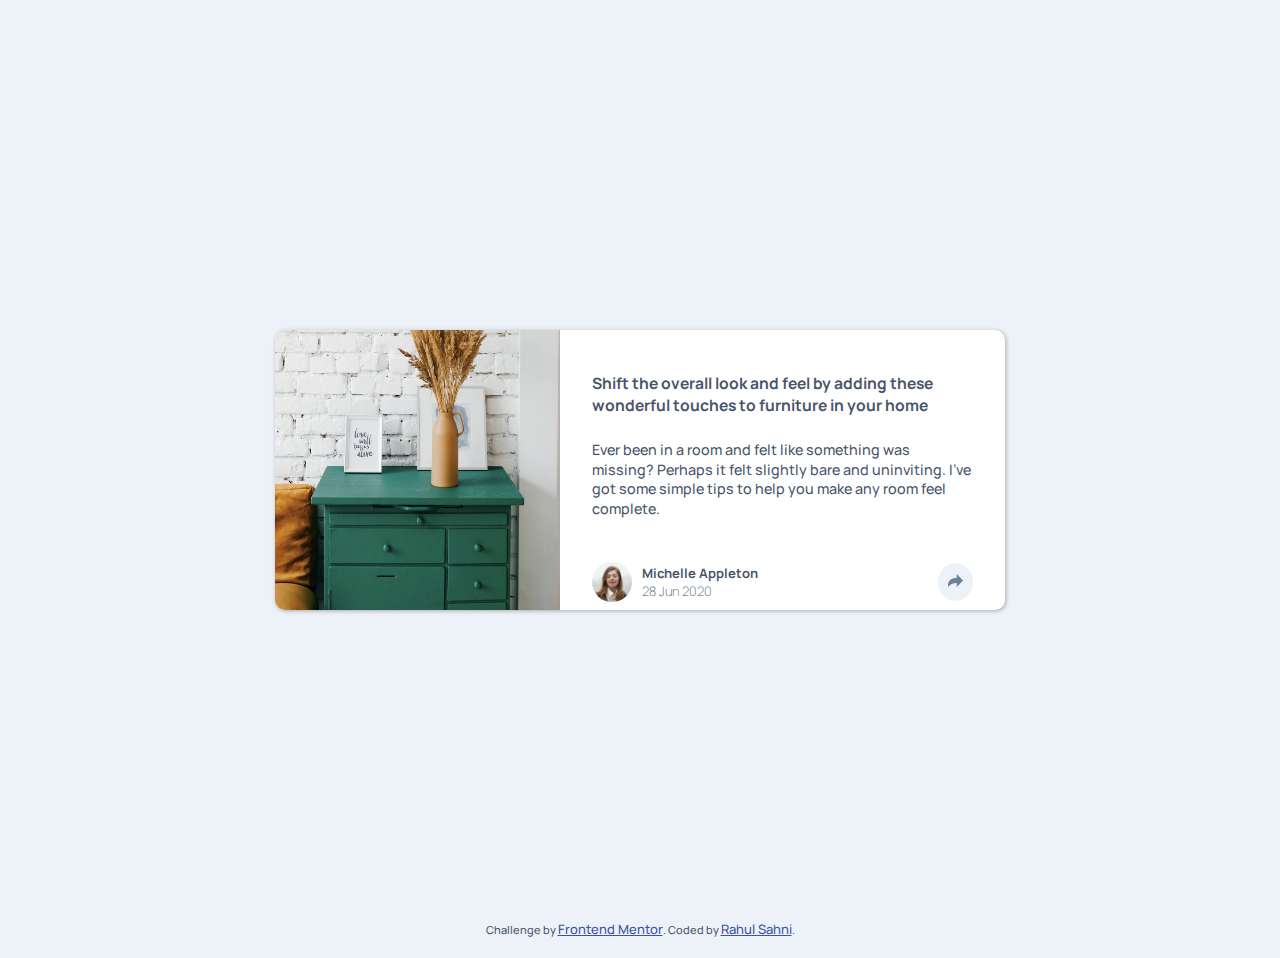
<file: index.html>
<!DOCTYPE html>
<html lang="en">
<head>
  <meta charset="UTF-8">
  <meta name="viewport" content="width=device-width, initial-scale=1.0"> <!-- displays site properly based on user's device -->

  <link rel="icon" type="image/png" sizes="32x32" href="./images/favicon-32x32.png">
  <title>Frontend Mentor | Article preview component</title>

  <!-- Feel free to remove these styles or customise in your own stylesheet 👍 -->
  <style>
    .attribution { font-size: 11px; text-align: center; }
    .attribution a { color: hsl(228, 45%, 44%); }
  </style>
  
  <link rel="stylesheet" type="text/css" href="style.css">

</head>

<body>


  <main class="main">
      
    <div class="card">
      <div class="card-image">
        <img src="images/drawers.jpg">
      </div>
    

    


    <main class="card-main">
        
      <div class="card-content">
        <h2>  Shift the overall look and feel by adding these wonderful 
          touches to furniture in your home </h2>

        <p>   Ever been in a room and felt like something was missing? Perhaps 
          it felt slightly bare and uninviting. I’ve got some simple tips 
          to help you make any room feel complete. </p>
      </div>
      
      <div class="card-user">

        <div class="user">
          <img src="images/avatar-michelle.jpg">
          
          <div class="user-info">
            <p>  Michelle Appleton </p>
            <p> 28 Jun 2020</p>
          </div>

        </div>

        <div class="share">

          <div class="icon-share">
            <svg xmlns="http://www.w3.org/2000/svg" width="15" height="13"><path class="i-share" fill="#6E8098" d="M15 6.495L8.766.014V3.88H7.441C3.33 3.88 0 7.039 0 10.936v2.049l.589-.612C2.59 10.294 5.422 9.11 8.39 9.11h.375v3.867L15 6.495z"/></svg>
          </div> 

          <div class="networks">
            <p>Share</p>
             
            <div class="icon-networks">
              <a href="#"><svg xmlns="http://www.w3.org/2000/svg" width="20" height="20"><path fill="#FFF" d="M18.896 0H1.104C.494 0 0 .494 0 1.104v17.793C0 19.506.494 20 1.104 20h9.58v-7.745H8.076V9.237h2.606V7.01c0-2.583 1.578-3.99 3.883-3.99 1.104 0 2.052.082 2.329.119v2.7h-1.598c-1.254 0-1.496.597-1.496 1.47v1.928h2.989l-.39 3.018h-2.6V20h5.098c.608 0 1.102-.494 1.102-1.104V1.104C20 .494 19.506 0 18.896 0z"/></svg></a>
              <a href="#"><svg xmlns="http://www.w3.org/2000/svg" width="20" height="17"><path fill="#FFF" d="M20 2.172a8.192 8.192 0 01-2.357.646 4.11 4.11 0 001.804-2.27 8.22 8.22 0 01-2.605.996A4.096 4.096 0 0013.847.248c-2.65 0-4.596 2.472-3.998 5.037A11.648 11.648 0 011.392 1a4.109 4.109 0 001.27 5.478 4.086 4.086 0 01-1.858-.513c-.045 1.9 1.318 3.679 3.291 4.075a4.113 4.113 0 01-1.853.07 4.106 4.106 0 003.833 2.849A8.25 8.25 0 010 14.658a11.616 11.616 0 006.29 1.843c7.618 0 11.922-6.434 11.663-12.205A8.354 8.354 0 0020 2.172z"/></svg></a>
              <a href="#"><svg xmlns="http://www.w3.org/2000/svg" width="20" height="20"><path fill="#FFF" d="M10 0C4.478 0 0 4.477 0 10c0 4.237 2.636 7.855 6.356 9.312-.088-.791-.167-2.005.035-2.868.182-.78 1.172-4.97 1.172-4.97s-.299-.6-.299-1.486c0-1.39.806-2.428 1.81-2.428.852 0 1.264.64 1.264 1.408 0 .858-.545 2.14-.828 3.33-.236.995.5 1.807 1.48 1.807 1.778 0 3.144-1.874 3.144-4.58 0-2.393-1.72-4.068-4.177-4.068-2.845 0-4.515 2.135-4.515 4.34 0 .859.331 1.781.745 2.281a.3.3 0 01.069.288l-.278 1.133c-.044.183-.145.223-.335.134-1.249-.581-2.03-2.407-2.03-3.874 0-3.154 2.292-6.052 6.608-6.052 3.469 0 6.165 2.473 6.165 5.776 0 3.447-2.173 6.22-5.19 6.22-1.013 0-1.965-.525-2.291-1.148l-.623 2.378c-.226.869-.835 1.958-1.244 2.621.937.29 1.931.446 2.962.446 5.522 0 10-4.477 10-10S15.522 0 10 0z"/></svg></a>
            </div>


          </div>
           
        </div>

        
         
      </div>

    </main>

  </div>

  </main>



  
  
  
  
  
  
  
  
  
  
  
  
  
  <div class="attribution">
    Challenge by <a href="https://www.frontendmentor.io?ref=challenge" target="_blank">Frontend Mentor</a>. 
    Coded by <a href="https://github.com/developerrahulofficial">Rahul Sahni</a>.
  </div>

 <script src="script.js"></script>

</body>


</html>
</file>
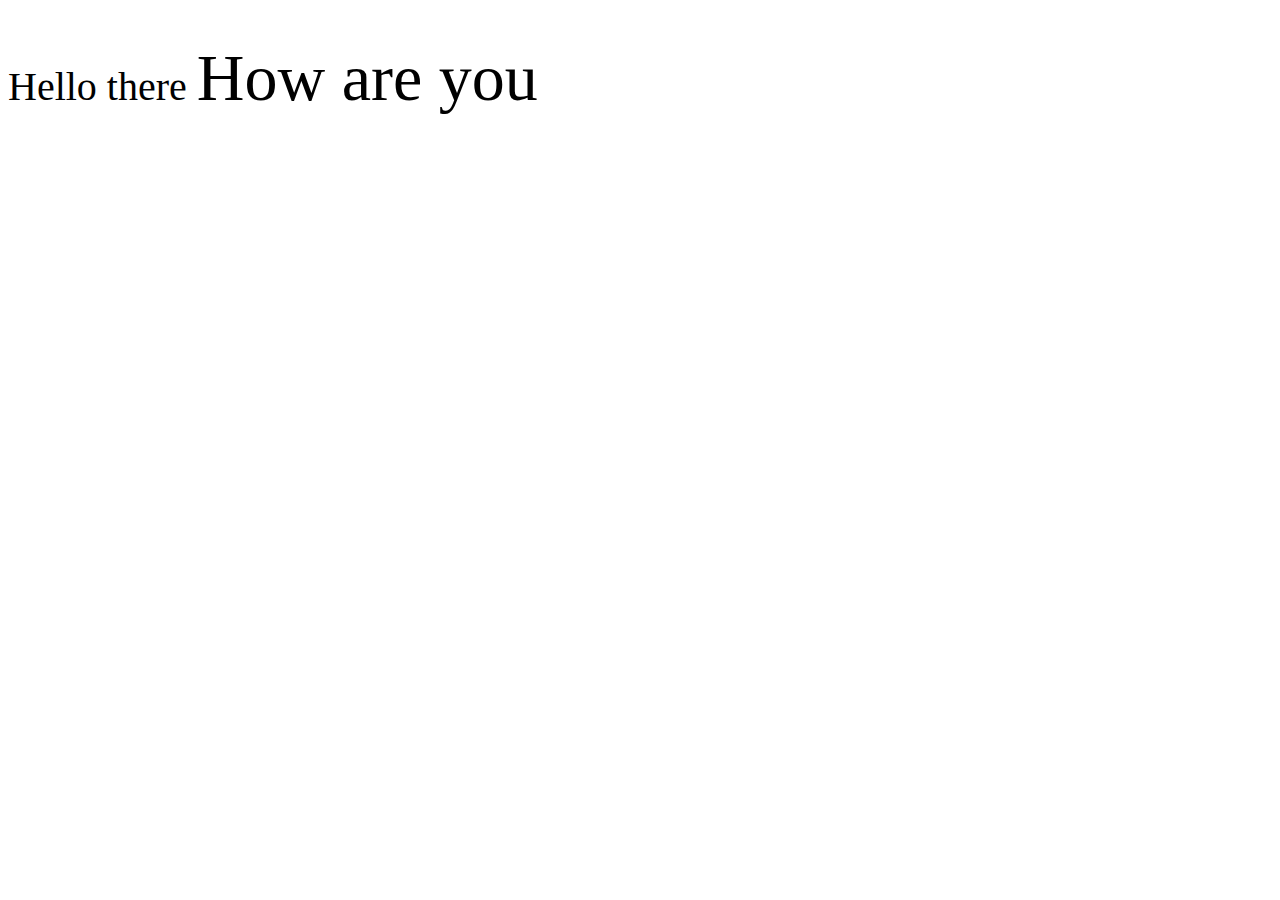
<file: rem.html>
<!DOCTYPE html >
<html lang="en" style="font-size: 13px">
<head>
    <meta charset="UTF-8">
    <meta name="viewport" content="width=device-width, initial-scale=1.0">
    <title>Document</title>

    <style>
    
        p span {
            font-size: 1.65em; 1.65* 16px
        }

    </style>
</head>
<body style="font-size: 40px;">

     
    <p>
        Hello there 
        <span>How are you</span>
    </p>


</body>
</html>
</file>
<file: style.css>
@import url("https://fonts.googleapis.com/css2?family=Manrope:wght@200;500;700&display=swap");

:root {
  --very-dark-grayish-blue: hsl(217, 19%, 35%);
  --desaturated-dark-blue: hsl(214, 17%, 51%);
  --grayish-blue: hsl(212, 23%, 69%);
  --light-grayish-blue: hsl(210, 46%, 95%);
  --white: #ffffff;
  --black: #000000;
}

* {
  margin: 0;
  padding: 0;
  box-sizing: border-box;
  font-family: "Manrope", sans-serif;
  font-weight: 500;
  font-size: 13px;
  color: var(--very-dark-grayish-blue);
}
html,
body {
  width: 100%;
  height: auto;
  background: var(--light-grayish-blue);
}
body {
  padding: 20px 0;
  display: flex;
  flex-direction: column;
  justify-content: space-between;
}
h2 {
  font-size: 1.2rem;
  font-weight: 700;
}
img {
  width: 100%;
  height: 100%;
}

.main {
  width: 100%;
  min-height: 100vh;
  display: flex;
  justify-content: center;
  align-items: center;
}
.card {
  width: 25.16rem;
  border-radius: 10px;
  background: var(--white);
  box-shadow: 1px 1px 4px rgba(0, 0, 0, 0.3);
}
.card-image {
  overflow: hidden;
  height: 15.3rem;
  border-radius: 10px 10px 0 0;
  
}
.card-image > img {
}
.card-main {
  padding: 42px 32px 0;
}

.card-content > p {
  font-size: 1.1rem;
  padding: 24px 0;
  line-height: 1.5rem;
}

.card-user {
  position: relative;
  width: 100%;
  /*   height: 64px; */
  padding: 20px 0;
  display: flex;
  justify-content: space-between;
  align-items: center;
  /*   border: 1px solid red; */
}
.user {
  display: flex;
  align-items: center;
}
.user > img {
  width: 40px;
  height: 40px;
  border-radius: 50%;
  margin-right: 10px;
}
.user-info > p:first-child {
  font-weight: 700;
}
.user-info > p:last-child {
  font-weight: 100;
}
.icon-share {
  position: relative;
  z-index: 5;
  background: var(--light-grayish-blue);
  padding: 10px;
  border-radius: 50%;
  cursor: pointer;
}
.icon-share:hover .i-share {
  fill: var(--light-grayish-blue);
  animation: shareAnimation .2s linear;
}
@keyframes shareAnimation {
  from { }
  to { transform: translateX(1px); }
}

.icon-share:hover {
  background: var(--very-dark-grayish-blue);
  transition: background 100ms linear;
}

.networks {
  position: absolute;
  top: 5px;
  left: -32px;
  width: 25.2rem;
  height: 75px;
  padding: 2rem;
  border-radius: 0 0 10px 10px;
  background: var(--very-dark-grayish-blue);
  display: flex;
  align-items: center;
  visibility: hidden;
  z-index: 1;
}
.networks > p {
  font-size: 1.3rem;
  font-weight: 100;
  color: var(--grayish-blue);
  margin-right: 10px;
  text-transform: uppercase;
  letter-spacing: 3px;
}
.icons-networks a i {
  color: white;
  font-size: 1.7rem;
  margin: auto 0.7rem;
}

.attribution {
    width: auto; 
    font-size: 11px; 
    text-align: center; 
}
.attribution a { color: hsl(228, 45%, 44%); }

@media(min-width: 1024px) {
  .card {
    width: 730px;
    height: 280px;
    display: flex;
    background: var(--white);
  }
  .card-image {
    overflow: hidden;
    flex: 1 0 285px;
    height: 100%;
    border-radius: 10px 0 0 10px;
  }
  .card-image > img {
    width: 100%;
  }
  .networks {
    width: 22rem;
    height: 50px;
    
    top: -60px;
    left: 58%;
    border-radius: 10px;
    justify-content: center;
  }
  .networks::after {
    content: '';
    position: absolute;
    top: 52px;
    display: block;
    border-width: 15px;
    border-style: solid;
    border-color: var(--very-dark-grayish-blue) transparent transparent;
  }
}
</file>
